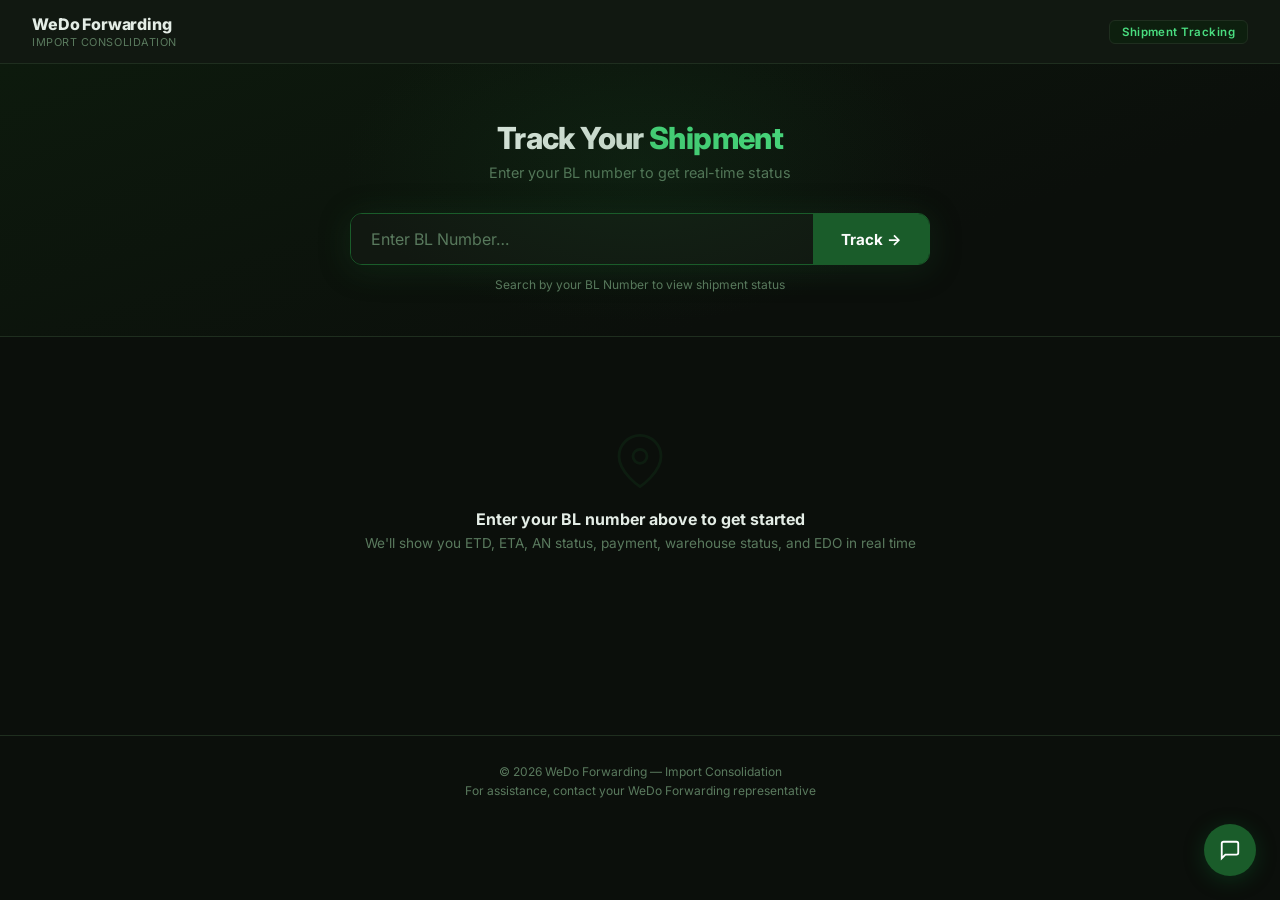
<file: index.html>
<!DOCTYPE html>
<html lang="en">
<head>
  <meta charset="UTF-8" />
  <meta name="viewport" content="width=device-width, initial-scale=1.0" />
  <title>WeDo Forwarding — Shipment Tracking</title>
  <link rel="preconnect" href="https://fonts.googleapis.com" />
  <link href="https://fonts.googleapis.com/css2?family=Inter:wght@400;500;600;700;800&display=swap" rel="stylesheet" />
  <style>
    *, *::before, *::after { box-sizing: border-box; margin: 0; padding: 0; }
    :root {
      --bg:      #0b0f0b;
      --surface: #111811;
      --card:    #141c14;
      --border:  #1f2e1f;
      --green:   #1a5c2a;
      --green-lt:#2a8c42;
      --green-hl:#4ade80;
      --text:    #e4ede6;
      --muted:   #5a7a5e;
      --ok:      #16a34a;
      --warn:    #d97706;
      --err:     #dc2626;
    }
    body { font-family: 'Inter', sans-serif; background: var(--bg); color: var(--text); min-height: 100vh; }

    /* NAV */
    .nav { background: var(--surface); border-bottom: 1px solid var(--border); padding: 0 32px; height: 64px; display: flex; align-items: center; justify-content: space-between; }
    .nav-logo { display: flex; align-items: center; gap: 14px; }
    .nav-name { font-size: 1rem; font-weight: 800; color: var(--text); letter-spacing: -0.01em; }
    .nav-tagline { font-size: 0.68rem; color: var(--muted); letter-spacing: 0.05em; text-transform: uppercase; margin-top: 1px; }
    .nav-tracking-label { font-size: 0.72rem; font-weight: 600; color: var(--green-hl); background: #0d1f0e; border: 1px solid var(--border); padding: 4px 12px; border-radius: 6px; letter-spacing: 0.04em; }

    /* HERO */
    .hero { background: linear-gradient(160deg, #0d1a0d 0%, #0b0f0b 70%); padding: 56px 24px 44px; text-align: center; border-bottom: 1px solid var(--border); position: relative; overflow: hidden; }
    .hero::before { content: ''; position: absolute; top: -60px; left: 50%; transform: translateX(-50%); width: 600px; height: 320px; background: radial-gradient(ellipse, rgba(26,92,42,0.18) 0%, transparent 70%); pointer-events: none; }
    .hero h1 { font-size: 1.9rem; font-weight: 800; color: var(--text); margin-bottom: 8px; letter-spacing: -0.02em; }
    .hero h1 span { color: var(--green-hl); }
    .hero p  { font-size: 0.9rem; color: var(--muted); margin-bottom: 32px; }

    .search-box { display: flex; max-width: 580px; margin: 0 auto; border-radius: 12px; overflow: hidden; border: 1.5px solid var(--green); box-shadow: 0 4px 32px rgba(26,92,42,0.25); }
    .search-box input { flex: 1; padding: 15px 20px; background: var(--surface); border: none; color: var(--text); font-size: 1rem; font-family: inherit; outline: none; }
    .search-box input::placeholder { color: var(--muted); }
    .search-box button { padding: 15px 28px; background: var(--green); border: none; color: white; font-size: 0.95rem; font-weight: 700; cursor: pointer; font-family: inherit; transition: background 0.2s; white-space: nowrap; }
    .search-box button:hover { background: var(--green-lt); }
    .search-hint { font-size: 0.75rem; color: var(--muted); margin-top: 12px; }

    /* MAIN */
    .main { max-width: 960px; margin: 0 auto; padding: 32px 24px 80px; }
    #resultArea { display: none; }
    .result-header { display: flex; align-items: center; gap: 10px; margin-bottom: 20px; }
    .result-header h2 { font-size: 1rem; font-weight: 700; color: var(--text); }
    .result-count { font-size: 0.78rem; color: var(--muted); background: var(--surface); border: 1px solid var(--border); padding: 3px 10px; border-radius: 999px; }

    /* CARD */
    .shipment-card { background: var(--card); border: 1px solid var(--border); border-radius: 14px; margin-bottom: 16px; overflow: hidden; }
    .sc-top { display: flex; align-items: flex-start; justify-content: space-between; padding: 20px 24px 16px; flex-wrap: wrap; gap: 12px; }
    .sc-bl  { font-size: 1.1rem; font-weight: 800; color: var(--text); letter-spacing: 0.01em; }
    .sc-sub { font-size: 0.78rem; color: var(--muted); margin-top: 4px; }
    .sc-sub strong { color: var(--green-hl); }
    .sc-badges { display: flex; gap: 8px; flex-wrap: wrap; align-items: flex-start; }

    .sc-grid { display: grid; grid-template-columns: repeat(auto-fit, minmax(145px, 1fr)); border-top: 1px solid var(--border); }
    .sc-cell { padding: 14px 20px; border-right: 1px solid var(--border); }
    .sc-cell:last-child { border-right: none; }
    .sc-label { font-size: 0.68rem; text-transform: uppercase; letter-spacing: 0.07em; color: var(--muted); margin-bottom: 5px; }
    .sc-value { font-size: 0.9rem; font-weight: 600; color: var(--text); }

    .sc-footer { background: #0d120d; padding: 12px 24px; border-top: 1px solid var(--border); }
    .sc-vessel { font-size: 0.8rem; color: var(--muted); }
    .sc-vessel strong { color: var(--green-hl); }

    /* BADGES */
    .badge { display: inline-flex; align-items: center; gap: 5px; padding: 4px 11px; border-radius: 999px; font-size: 0.71rem; font-weight: 700; letter-spacing: 0.02em; }
    .badge::before { content: ''; width: 6px; height: 6px; border-radius: 50%; flex-shrink: 0; }
    .b-ok   { background: #052e16; color: #4ade80; } .b-ok::before   { background: #4ade80; }
    .b-warn { background: #3a1f00; color: #fbbf24; } .b-warn::before { background: #fbbf24; }
    .b-err  { background: #3a0a0a; color: #f87171; } .b-err::before  { background: #f87171; }
    .b-blue { background: #052e1a; color: #6ee7b7; } .b-blue::before { background: #6ee7b7; }
    .b-grey { background: #151f15; color: #5a7a5e; border: 1px solid var(--border); } .b-grey::before { background: #5a7a5e; }

    /* EMPTY / LOADING */
    .empty { text-align: center; padding: 64px 24px; }
    .empty svg { margin-bottom: 16px; opacity: 0.18; color: var(--green); }
    .empty h3 { font-size: 1rem; color: var(--text); margin-bottom: 6px; }
    .empty p  { font-size: 0.85rem; color: var(--muted); }
    .spinner { width: 32px; height: 32px; border: 3px solid var(--border); border-top-color: var(--green-hl); border-radius: 50%; animation: spin 0.7s linear infinite; margin: 0 auto 16px; }
    @keyframes spin { to { transform: rotate(360deg); } }

    /* CHATBOT */
    .chat-widget { position: fixed; bottom: 24px; right: 24px; z-index: 400; }
    .chat-toggle { width: 52px; height: 52px; border-radius: 50%; background: var(--green); border: none; cursor: pointer; display: flex; align-items: center; justify-content: center; box-shadow: 0 4px 20px rgba(13,92,42,0.4); transition: transform 0.2s; }
    .chat-toggle:hover { transform: scale(1.07); }
    .chat-panel { position: absolute; bottom: 64px; right: 0; width: 330px; background: var(--card); border: 1px solid var(--border); border-radius: 16px; box-shadow: 0 20px 50px rgba(0,0,0,0.15); display: flex; flex-direction: column; overflow: hidden; }
    .chat-panel.hidden { display: none; }
    .chat-head { padding: 14px 16px; background: var(--green); display: flex; align-items: center; justify-content: space-between; }
    .chat-head-info { display: flex; align-items: center; gap: 10px; }
    .chat-av { width: 32px; height: 32px; background: rgba(255,255,255,0.2); border-radius: 50%; display: flex; align-items: center; justify-content: center; font-size: 0.7rem; font-weight: 700; color: white; }
    .chat-head-name { font-size: 0.875rem; font-weight: 600; color: white; }
    .chat-head-sub  { font-size: 0.72rem; color: rgba(255,255,255,0.7); }
    .chat-close-btn { background: none; border: none; color: rgba(255,255,255,0.7); cursor: pointer; font-size: 1rem; }
    .chat-msgs { overflow-y: auto; padding: 14px; display: flex; flex-direction: column; gap: 10px; max-height: 280px; }
    .msg { display: flex; }
    .msg.user { justify-content: flex-end; }
    .msg-bubble { max-width: 88%; padding: 9px 13px; border-radius: 13px; font-size: 0.83rem; line-height: 1.5; }
    .msg.bot  .msg-bubble { background: var(--surface); color: var(--text); border-bottom-left-radius: 4px; }
    .msg.user .msg-bubble { background: var(--green); color: white; border-bottom-right-radius: 4px; }
    .chat-input-row { display: flex; gap: 8px; padding: 10px 12px; border-top: 1px solid var(--border); }
    .chat-input { flex: 1; padding: 8px 12px; background: var(--surface); border: 1px solid var(--border); border-radius: 8px; color: var(--text); font-size: 0.83rem; font-family: inherit; outline: none; }
    .chat-input:focus { border-color: var(--green-lt); }
    .chat-send { width: 34px; height: 34px; background: var(--green); border: none; border-radius: 7px; display: flex; align-items: center; justify-content: center; cursor: pointer; flex-shrink: 0; }
    .chat-send:disabled { opacity: 0.4; cursor: not-allowed; }

    /* FOOTER */
    .page-footer { text-align: center; padding: 24px; border-top: 1px solid var(--border); margin-top: 40px; }
    .page-footer p { font-size: 0.75rem; color: var(--muted); margin-top: 4px; }

    @media (max-width: 600px) {
      .hero h1 { font-size: 1.4rem; }
      .sc-grid { grid-template-columns: repeat(2, 1fr); }
      .sc-cell { border-right: none; border-bottom: 1px solid var(--border); }
      .chat-panel { width: calc(100vw - 48px); }
      .nav-tracking-label { display: none; }
    }
  </style>
</head>
<body>

<!-- NAV -->
<nav class="nav">
  <div class="nav-logo">
    <div>
      <div class="nav-name">WeDo Forwarding</div>
      <div class="nav-tagline">Import Consolidation</div>
    </div>
  </div>
  <div class="nav-tracking-label">Shipment Tracking</div>
</nav>

<!-- HERO SEARCH -->
<div class="hero">
  <h1>Track Your <span>Shipment</span></h1>
  <p>Enter your BL number to get real-time status</p>
  <div class="search-box">
    <input type="text" id="searchInput" placeholder="Enter BL Number…" autocomplete="off" />
    <button onclick="doSearch()">Track →</button>
  </div>
  <div class="search-hint">Search by your BL Number to view shipment status</div>
</div>

<!-- RESULTS -->
<div class="main">
  <div id="resultArea">
    <div class="result-header">
      <h2>Search Results</h2>
      <span class="result-count" id="resultCount">0 found</span>
    </div>
    <div id="resultList"></div>
  </div>

  <!-- DEFAULT STATE -->
  <div id="defaultState" class="empty">
    <svg width="56" height="56" viewBox="0 0 24 24" fill="none" stroke="currentColor" stroke-width="1.2">
      <path d="M21 10c0 7-9 13-9 13s-9-6-9-13a9 9 0 0 1 18 0z"/>
      <circle cx="12" cy="10" r="3"/>
    </svg>
    <h3>Enter your BL number above to get started</h3>
    <p>We'll show you ETD, ETA, AN status, payment, warehouse status, and EDO in real time</p>
  </div>
</div>

<!-- CHATBOT -->
<div class="chat-widget">
  <button class="chat-toggle" onclick="toggleChat()">
    <svg width="22" height="22" viewBox="0 0 24 24" fill="none" stroke="white" stroke-width="2">
      <path d="M21 15a2 2 0 0 1-2 2H7l-4 4V5a2 2 0 0 1 2-2h14a2 2 0 0 1 2 2z"/>
    </svg>
  </button>
  <div class="chat-panel hidden" id="chatPanel">
    <div class="chat-head">
      <div class="chat-head-info">
        <div class="chat-av">AI</div>
        <div>
          <div class="chat-head-name">WeDo Assistant</div>
          <div class="chat-head-sub">Ask about your shipment</div>
        </div>
      </div>
      <button class="chat-close-btn" onclick="toggleChat()">✕</button>
    </div>
    <div class="chat-msgs" id="chatMsgs">
      <div class="msg bot"><div class="msg-bubble">Hi! 👋 Search your BL number above, or ask me directly about your shipment status, payment, or EDO.</div></div>
    </div>
    <div class="chat-input-row">
      <input type="text" id="chatInput" class="chat-input" placeholder="Ask about your shipment…" />
      <button class="chat-send" id="chatSend" onclick="sendChat()">
        <svg width="16" height="16" viewBox="0 0 24 24" fill="none" stroke="white" stroke-width="2.2">
          <line x1="22" y1="2" x2="11" y2="13"/>
          <polygon points="22 2 15 22 11 13 2 9 22 2"/>
        </svg>
      </button>
    </div>
  </div>
</div>

<!-- FOOTER -->
<footer class="page-footer">
  <p>© 2026 WeDo Forwarding — Import Consolidation</p>
  <p>For assistance, contact your WeDo Forwarding representative</p>
</footer>

<script>
// ── PASTE YOUR APPS SCRIPT URL HERE ──────────────────────────────────────
const API_URL = 'https://script.google.com/macros/s/AKfycbwg7J-36teJAjF2jLYzU56SSTaQGAwz6TaBxWcuJlusn9AATBY1aR3T_AWb-CMOJGoM/exec';
// ─────────────────────────────────────────────────────────────────────────

// last search results — used by chatbot
let lastResults = [];

document.getElementById('searchInput').addEventListener('keydown', e => {
  if (e.key === 'Enter') doSearch();
});

async function doSearch() {
  const raw = document.getElementById('searchInput').value.trim();
  if (!raw) return;

  // show loading
  document.getElementById('defaultState').style.display = 'none';
  document.getElementById('resultArea').style.display   = 'block';
  document.getElementById('resultCount').textContent    = 'Searching…';
  document.getElementById('resultList').innerHTML       =
    '<div class="empty"><div class="spinner"></div><p>Fetching from Google Sheet…</p></div>';

  if (!API_URL || API_URL.includes('YOUR_APPS')) {
    document.getElementById('resultCount').textContent = 'Not configured';
    document.getElementById('resultList').innerHTML =
      '<div class="empty"><h3>API not configured</h3><p>Please set up Apps Script and paste the URL into the website.</p></div>';
    return;
  }

  try {
    const res  = await fetch(`${API_URL}?action=search&bl=${encodeURIComponent(raw)}`);
    const data = await res.json();

    if (!data.success) throw new Error(data.message || 'Unknown error');

    lastResults = data.results || [];
    document.getElementById('resultCount').textContent =
      `${lastResults.length} result${lastResults.length !== 1 ? 's' : ''} found`;
    document.getElementById('resultList').innerHTML = lastResults.length
      ? lastResults.map(s => renderCard(s)).join('')
      : `<div class="empty"><h3>No shipment found for "<strong>${raw}</strong>"</h3><p>Please check your BL number or contact WeDo Forwarding.</p></div>`;
  } catch (err) {
    document.getElementById('resultCount').textContent = 'Error';
    document.getElementById('resultList').innerHTML =
      `<div class="empty"><h3>Could not load data</h3><p>${err.message}</p></div>`;
  }
}

// ── RENDER ────────────────────────────────────────────────────────────────
function warehouseBadge(w) {
  const v = String(w || '').toUpperCase();
  if (v.includes('PICKED UP')) return ['b-ok',  'Picked Up'];
  if (v.includes('WAITING'))   return ['b-warn', 'Waiting for Pick Up'];
  if (v === 'ARRIVED')         return ['b-blue', 'Arrived'];
  if (v === 'UNSTUFFED')       return ['b-warn', 'Unstuffed'];
  if (v === 'READY')           return ['b-ok',   'Ready for Pick Up'];
  return ['b-grey', w || 'Pending'];
}
function edoBadge(e) {
  const v = String(e || '').toUpperCase();
  if (v === 'RELEASED')  return '<span class="badge b-ok">EDO: Released</span>';
  if (v === 'NOT YET')   return '<span class="badge b-err">EDO: Not Yet</span>';
  if (v === 'REQUESTED') return '<span class="badge b-warn">EDO: Requested</span>';
  return '<span class="badge b-grey">EDO: —</span>';
}
function anBadge(v) {
  return String(v||'').toUpperCase()==='SENT'
    ? '<span class="badge b-ok">AN Sent</span>'
    : '<span class="badge b-grey">AN Pending</span>';
}
function payBadge(v) {
  const val = String(v||'').toUpperCase();
  if (val==='PAID')    return '<span class="badge b-ok">Paid</span>';
  if (val==='PARTIAL') return '<span class="badge b-warn">Partial</span>';
  if (val==='UNPAID')  return '<span class="badge b-err">Unpaid</span>';
  return '<span class="badge b-grey">—</span>';
}

function renderCard(s) {
  const [whCls, whLabel] = warehouseBadge(s.warehouse);
  return `
  <div class="shipment-card">
    <div class="sc-top">
      <div>
        <div class="sc-bl">BL: ${s.bl}</div>
        <div class="sc-sub">REF: ${s.ref}${s.container ? ' &nbsp;·&nbsp; Container: <strong>' + s.container + '</strong>' : ''}</div>
      </div>
      <div class="sc-badges">
        ${anBadge(s.an)}
        ${payBadge(s.payment)}
        <span class="badge ${whCls}">${whLabel}</span>
        ${edoBadge(s.edo)}
      </div>
    </div>
    <div class="sc-grid">
      <div class="sc-cell"><div class="sc-label">ETD</div><div class="sc-value">${s.etd||'—'}</div></div>
      <div class="sc-cell"><div class="sc-label">ETA</div><div class="sc-value">${s.eta||'—'}</div></div>
      <div class="sc-cell"><div class="sc-label">AN Status</div><div class="sc-value">${String(s.an||'').toUpperCase()==='SENT'?'✓ Sent':'Not yet sent'}</div></div>
      <div class="sc-cell"><div class="sc-label">Local Charge Payment</div><div class="sc-value">${s.payment||'—'}</div></div>
      <div class="sc-cell"><div class="sc-label">Container No.</div><div class="sc-value">${s.container||'—'}</div></div>
      <div class="sc-cell"><div class="sc-label">Warehouse Status</div><div class="sc-value">${whLabel}</div></div>
    </div>
    <div class="sc-footer">
      <span class="sc-vessel">🚢 <strong>${s.vessel||'—'}</strong></span>
    </div>
  </div>`;
}

// ── CHATBOT ───────────────────────────────────────────────────────────────
function toggleChat() { document.getElementById('chatPanel').classList.toggle('hidden'); }
document.getElementById('chatInput').addEventListener('keydown', e => { if (e.key==='Enter') sendChat(); });

async function sendChat() {
  const input = document.getElementById('chatInput');
  const msg   = input.value.trim();
  if (!msg) return;
  input.value = '';
  appendMsg(msg, 'user');
  const typing = appendMsg('…', 'bot');
  document.getElementById('chatSend').disabled = true;

  if (!API_URL || API_URL.includes('YOUR_APPS')) {
    typing.textContent = 'Chatbot not configured yet. Please set up the Apps Script URL.';
    document.getElementById('chatSend').disabled = false;
    return;
  }

  try {
    const bl  = lastResults.length ? lastResults[0].bl : '';
    const res  = await fetch(`${API_URL}?action=chat&bl=${encodeURIComponent(bl)}&message=${encodeURIComponent(msg)}`);
    const data = await res.json();
    typing.textContent = data.reply || 'Sorry, I could not get a response. Please try again.';
  } catch (err) {
    typing.textContent = 'Connection error. Please try again.';
  }
  document.getElementById('chatSend').disabled = false;
}

function appendMsg(text, role) {
  const msgs   = document.getElementById('chatMsgs');
  const div    = document.createElement('div');
  div.className = `msg ${role}`;
  const bubble  = document.createElement('div');
  bubble.className = 'msg-bubble';
  bubble.textContent = text;
  div.appendChild(bubble);
  msgs.appendChild(div);
  msgs.scrollTop = msgs.scrollHeight;
  return bubble;
}
</script>
</body>
</html>
</file>
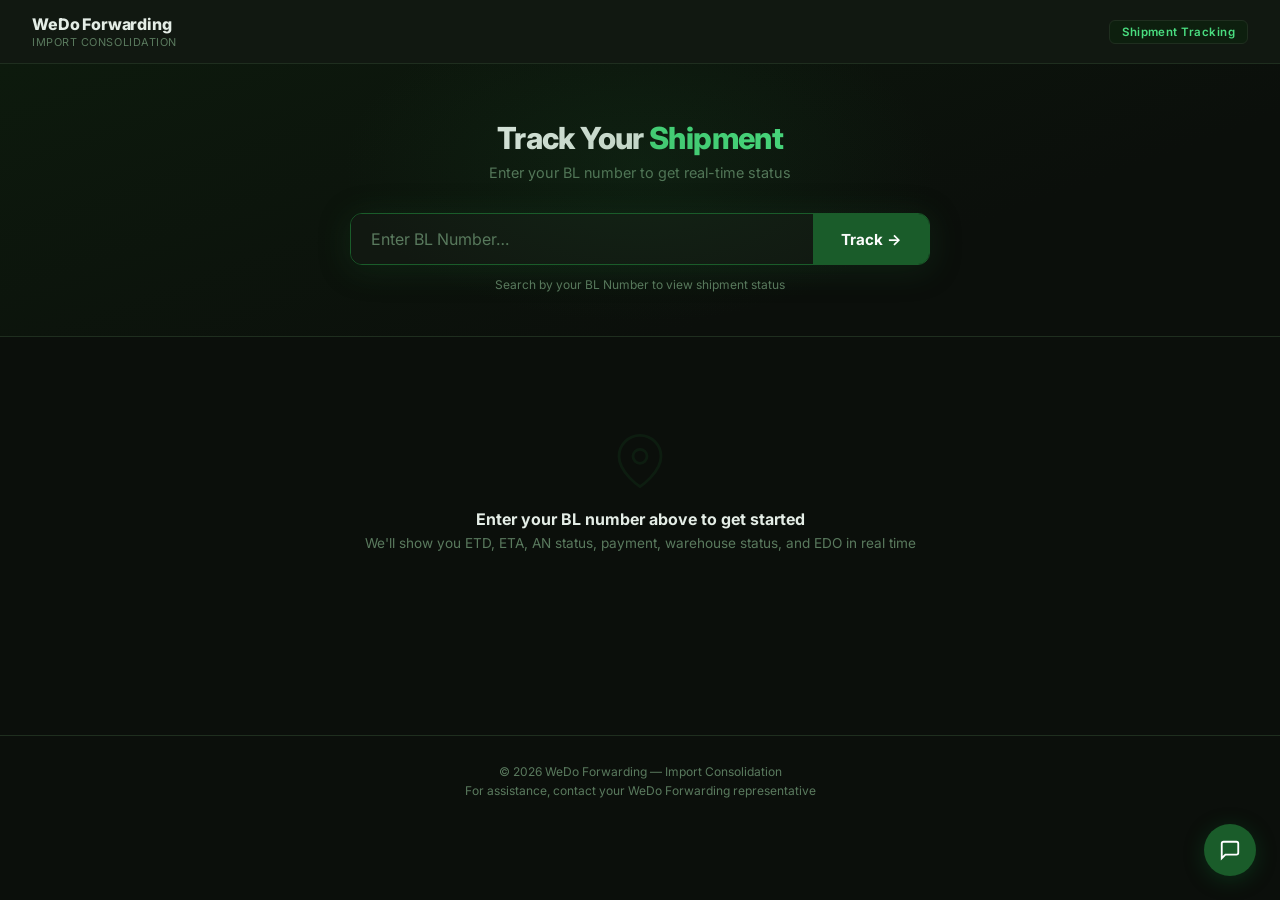
<file: dashboard.html>
<!DOCTYPE html>
<html lang="en">
<head>
  <meta charset="UTF-8" />
  <meta name="viewport" content="width=device-width, initial-scale=1.0" />
  <title>My Shipments — ImportTrack</title>
  <link rel="stylesheet" href="css/dashboard.css" />
  <link rel="preconnect" href="https://fonts.googleapis.com" />
  <link href="https://fonts.googleapis.com/css2?family=Inter:wght@400;500;600;700&display=swap" rel="stylesheet" />
</head>
<body>

<!-- NAV -->
<nav class="topnav">
  <div class="topnav-inner">
    <div class="nav-brand">
      <svg width="28" height="28" viewBox="0 0 40 40" fill="none">
        <rect width="40" height="40" rx="10" fill="#1a56db"/>
        <path d="M8 28L14 16L20 22L26 12L32 20" stroke="white" stroke-width="2.5" stroke-linecap="round" stroke-linejoin="round"/>
        <circle cx="32" cy="20" r="3" fill="#60a5fa"/>
      </svg>
      <span>ImportTrack</span>
    </div>
    <div class="nav-right">
      <span id="navCustomerName" class="nav-name"></span>
      <button class="btn-logout" onclick="logout()">Sign Out</button>
    </div>
  </div>
</nav>

<!-- MAIN -->
<main class="main-content">
  <div class="page-header">
    <h1>My Shipments</h1>
    <p id="headerSub">Loading your shipments…</p>
  </div>

  <!-- SUMMARY CARDS -->
  <div class="summary-row" id="summaryRow" style="display:none">
    <div class="summary-card">
      <div class="s-label">Total Shipments</div>
      <div class="s-value" id="statTotal">—</div>
    </div>
    <div class="summary-card">
      <div class="s-label">In Transit</div>
      <div class="s-value" id="statTransit">—</div>
    </div>
    <div class="summary-card">
      <div class="s-label">Arrived</div>
      <div class="s-value" id="statArrived">—</div>
    </div>
    <div class="summary-card">
      <div class="s-label">Payment Due</div>
      <div class="s-value" id="statPayment">—</div>
    </div>
  </div>

  <!-- SHIPMENT TABLE -->
  <div class="card" id="shipmentsCard">
    <div class="card-header">
      <h2>Shipment List</h2>
      <button class="btn-refresh" onclick="loadShipments()" title="Refresh data">
        <svg width="16" height="16" viewBox="0 0 24 24" fill="none" stroke="currentColor" stroke-width="2.2">
          <path d="M1 4v6h6M23 20v-6h-6"/>
          <path d="M20.49 9A9 9 0 0 0 5.64 5.64L1 10M23 14l-4.64 4.36A9 9 0 0 1 3.51 15"/>
        </svg>
        Refresh
      </button>
    </div>

    <div id="loadingState" class="empty-state">
      <div class="spinner-lg"></div>
      <p>Fetching shipment data…</p>
    </div>

    <div id="emptyState" class="empty-state hidden">
      <svg width="48" height="48" viewBox="0 0 24 24" fill="none" stroke="#9ca3af" stroke-width="1.5">
        <path d="M21 16V8a2 2 0 0 0-1-1.73l-7-4a2 2 0 0 0-2 0l-7 4A2 2 0 0 0 3 8v8a2 2 0 0 0 1 1.73l7 4a2 2 0 0 0 2 0l7-4A2 2 0 0 0 21 16z"/>
      </svg>
      <p>No shipments found for your account.</p>
    </div>

    <div id="tableWrapper" class="table-wrapper hidden">
      <table class="shipment-table">
        <thead>
          <tr>
            <th>BL / Booking</th>
            <th>Container</th>
            <th>Origin → Dest</th>
            <th>ETD</th>
            <th>ETA</th>
            <th>AN Sent</th>
            <th>Payment</th>
            <th>Warehouse</th>
            <th></th>
          </tr>
        </thead>
        <tbody id="shipmentsBody"></tbody>
      </table>
    </div>
  </div>
</main>

<!-- SHIPMENT DETAIL MODAL -->
<div id="detailModal" class="modal-overlay hidden" onclick="closeModal(event)">
  <div class="modal-box">
    <button class="modal-close" onclick="closeDetailModal()">✕</button>
    <div id="modalContent"></div>
  </div>
</div>

<!-- AI CHATBOT -->
<div id="chatWidget" class="chat-widget">
  <button class="chat-toggle" id="chatToggle" onclick="toggleChat()">
    <svg width="22" height="22" viewBox="0 0 24 24" fill="none" stroke="white" stroke-width="2">
      <path d="M21 15a2 2 0 0 1-2 2H7l-4 4V5a2 2 0 0 1 2-2h14a2 2 0 0 1 2 2z"/>
    </svg>
    <span class="chat-badge hidden" id="chatBadge">1</span>
  </button>

  <div class="chat-panel hidden" id="chatPanel">
    <div class="chat-head">
      <div class="chat-head-info">
        <div class="chat-avatar">AI</div>
        <div>
          <div class="chat-head-name">Import Assistant</div>
          <div class="chat-head-sub">Ask about your shipments</div>
        </div>
      </div>
      <button class="chat-close-btn" onclick="toggleChat()">✕</button>
    </div>

    <div class="chat-messages" id="chatMessages">
      <div class="msg bot">
        <div class="msg-bubble">
          Xin chào! 👋 I can help you track your shipments, check payment status, warehouse updates, and more.<br><br>
          Try asking:<br>
          • "Where is my container?"<br>
          • "Is my payment settled?"<br>
          • "Has AN been sent?"
        </div>
      </div>
    </div>

    <div class="chat-input-row">
      <input type="text" id="chatInput" class="chat-input" placeholder="Ask about your shipment…" />
      <button class="chat-send" id="chatSend" onclick="sendChat()">
        <svg width="18" height="18" viewBox="0 0 24 24" fill="none" stroke="white" stroke-width="2.2">
          <line x1="22" y1="2" x2="11" y2="13"/>
          <polygon points="22 2 15 22 11 13 2 9 22 2"/>
        </svg>
      </button>
    </div>
  </div>
</div>

<script src="js/config.js"></script>
<script src="js/dashboard.js"></script>
</body>
</html>
</file>
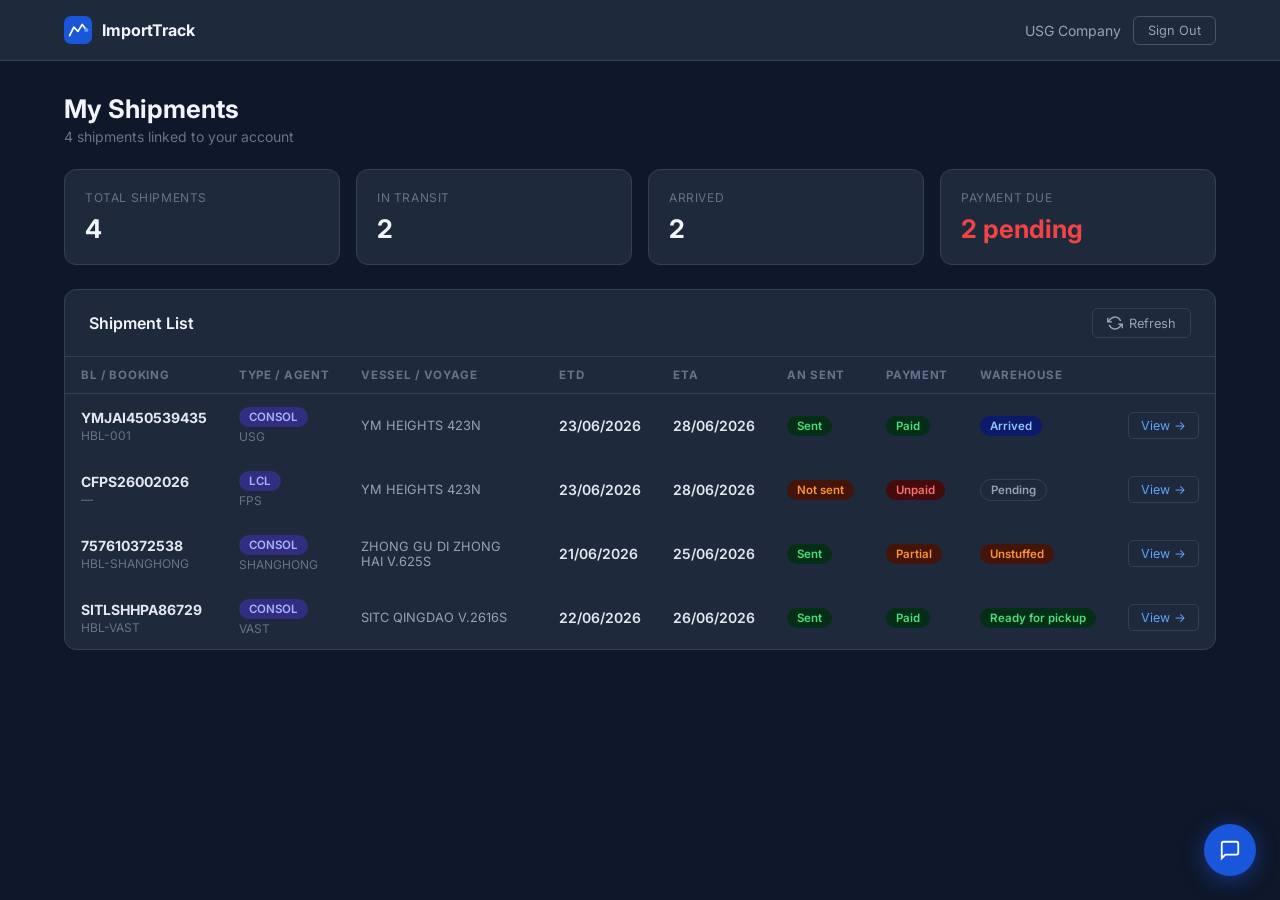
<file: demo.html>
<!DOCTYPE html>
<html lang="en">
<head>
  <meta charset="UTF-8" />
  <meta name="viewport" content="width=device-width, initial-scale=1.0" />
  <title>ImportTrack — Demo Preview</title>
  <link rel="stylesheet" href="css/dashboard.css" />
  <link rel="preconnect" href="https://fonts.googleapis.com" />
  <link href="https://fonts.googleapis.com/css2?family=Inter:wght@400;500;600;700&display=swap" rel="stylesheet" />
</head>
<body>

<nav class="topnav">
  <div class="topnav-inner">
    <div class="nav-brand">
      <svg width="28" height="28" viewBox="0 0 40 40" fill="none">
        <rect width="40" height="40" rx="10" fill="#1a56db"/>
        <path d="M8 28L14 16L20 22L26 12L32 20" stroke="white" stroke-width="2.5" stroke-linecap="round" stroke-linejoin="round"/>
        <circle cx="32" cy="20" r="3" fill="#60a5fa"/>
      </svg>
      <span>ImportTrack</span>
    </div>
    <div class="nav-right">
      <span class="nav-name">USG Company</span>
      <button class="btn-logout">Sign Out</button>
    </div>
  </div>
</nav>

<main class="main-content">
  <div class="page-header">
    <h1>My Shipments</h1>
    <p>4 shipments linked to your account</p>
  </div>

  <div class="summary-row">
    <div class="summary-card">
      <div class="s-label">Total Shipments</div>
      <div class="s-value">4</div>
    </div>
    <div class="summary-card">
      <div class="s-label">In Transit</div>
      <div class="s-value">2</div>
    </div>
    <div class="summary-card">
      <div class="s-label">Arrived</div>
      <div class="s-value">2</div>
    </div>
    <div class="summary-card">
      <div class="s-label">Payment Due</div>
      <div class="s-value" style="color:#ef4444">2 pending</div>
    </div>
  </div>

  <div class="card">
    <div class="card-header">
      <h2>Shipment List</h2>
      <button class="btn-refresh">
        <svg width="16" height="16" viewBox="0 0 24 24" fill="none" stroke="currentColor" stroke-width="2.2">
          <path d="M1 4v6h6M23 20v-6h-6"/>
          <path d="M20.49 9A9 9 0 0 0 5.64 5.64L1 10M23 14l-4.64 4.36A9 9 0 0 1 3.51 15"/>
        </svg>
        Refresh
      </button>
    </div>
    <div class="table-wrapper">
      <table class="shipment-table">
        <thead>
          <tr>
            <th>BL / Booking</th>
            <th>Type / Agent</th>
            <th>Vessel / Voyage</th>
            <th>ETD</th>
            <th>ETA</th>
            <th>AN Sent</th>
            <th>Payment</th>
            <th>Warehouse</th>
            <th></th>
          </tr>
        </thead>
        <tbody>
          <tr class="ship-row" onclick="openDetail(0)">
            <td><strong>YMJAI450539435</strong><br><span class="sub">HBL-001</span></td>
            <td><span class="badge badge-type">CONSOL</span><br><span class="sub">USG</span></td>
            <td class="small">YM HEIGHTS 423N</td>
            <td class="date-cell">23/06/2026</td>
            <td class="date-cell">28/06/2026</td>
            <td><span class="badge badge-ok">Sent</span></td>
            <td><span class="badge badge-ok">Paid</span></td>
            <td><span class="badge badge-blue">Arrived</span></td>
            <td><button class="btn-detail">View →</button></td>
          </tr>
          <tr class="ship-row" onclick="openDetail(1)">
            <td><strong>CFPS26002026</strong><br><span class="sub">—</span></td>
            <td><span class="badge badge-type">LCL</span><br><span class="sub">FPS</span></td>
            <td class="small">YM HEIGHTS 423N</td>
            <td class="date-cell">23/06/2026</td>
            <td class="date-cell">28/06/2026</td>
            <td><span class="badge badge-warn">Not sent</span></td>
            <td><span class="badge badge-err">Unpaid</span></td>
            <td><span class="badge badge-neutral">Pending</span></td>
            <td><button class="btn-detail">View →</button></td>
          </tr>
          <tr class="ship-row" onclick="openDetail(2)">
            <td><strong>757610372538</strong><br><span class="sub">HBL-SHANGHONG</span></td>
            <td><span class="badge badge-type">CONSOL</span><br><span class="sub">SHANGHONG</span></td>
            <td class="small">ZHONG GU DI ZHONG HAI V.625S</td>
            <td class="date-cell">21/06/2026</td>
            <td class="date-cell">25/06/2026</td>
            <td><span class="badge badge-ok">Sent</span></td>
            <td><span class="badge badge-warn">Partial</span></td>
            <td><span class="badge badge-warn">Unstuffed</span></td>
            <td><button class="btn-detail">View →</button></td>
          </tr>
          <tr class="ship-row" onclick="openDetail(3)">
            <td><strong>SITLSHHPA86729</strong><br><span class="sub">HBL-VAST</span></td>
            <td><span class="badge badge-type">CONSOL</span><br><span class="sub">VAST</span></td>
            <td class="small">SITC QINGDAO V.2616S</td>
            <td class="date-cell">22/06/2026</td>
            <td class="date-cell">26/06/2026</td>
            <td><span class="badge badge-ok">Sent</span></td>
            <td><span class="badge badge-ok">Paid</span></td>
            <td><span class="badge badge-ok">Ready for pickup</span></td>
            <td><button class="btn-detail">View →</button></td>
          </tr>
        </tbody>
      </table>
    </div>
  </div>
</main>

<!-- DETAIL MODAL -->
<div id="detailModal" class="modal-overlay hidden" onclick="if(event.target===this)closeModal()">
  <div class="modal-box">
    <button class="modal-close" onclick="closeModal()">✕</button>
    <h2 class="modal-title">Shipment Detail</h2>
    <div class="detail-grid">
      <div class="detail-section">
        <h3>Booking Info</h3>
        <dl>
          <dt>MBL #</dt>      <dd>YMJAI450539435</dd>
          <dt>Final HBL</dt>  <dd>HBL-001</dd>
          <dt>Type</dt>       <dd>CONSOL</dd>
          <dt>Agent</dt>      <dd>USG</dd>
          <dt>Vessel/Voyage</dt><dd>YM HEIGHTS 423N</dd>
        </dl>
      </div>
      <div class="detail-section">
        <h3>Schedule</h3>
        <dl>
          <dt>ETD</dt>  <dd class="big-date">23/06/2026</dd>
          <dt>ETA</dt>  <dd class="big-date">28/06/2026</dd>
        </dl>
        <div class="timeline">
          <div class="t-step done"><div class="t-dot"></div><div class="t-label">Departed</div></div>
          <div class="t-step done"><div class="t-dot"></div><div class="t-label">In Transit</div></div>
          <div class="t-step done"><div class="t-dot"></div><div class="t-label">Arrived at Warehouse</div></div>
          <div class="t-step"><div class="t-dot"></div><div class="t-label">Unstuffed</div></div>
          <div class="t-step"><div class="t-dot"></div><div class="t-label">Ready for Pickup</div></div>
        </div>
      </div>
      <div class="detail-section">
        <h3>Customs &amp; Docs</h3>
        <dl>
          <dt>MNF ✓</dt>     <dd>X</dd>
          <dt>Check MNF</dt> <dd>—</dd>
          <dt>PQ</dt>        <dd>X</dd>
        </dl>
      </div>
      <div class="detail-section">
        <h3>Arrival Notice</h3>
        <dl>
          <dt>AN Status</dt> <dd><span class="badge badge-ok">Sent</span></dd>
          <dt>Sent to</dt>
          <dd>
            <ul class="email-list">
              <li>client@usg.com</li>
              <li>manager@usg.com</li>
            </ul>
          </dd>
        </dl>
      </div>
      <div class="detail-section">
        <h3>Payment</h3>
        <dl>
          <dt>Status</dt> <dd><span class="badge badge-ok">Paid</span></dd>
        </dl>
      </div>
      <div class="detail-section">
        <h3>Warehouse</h3>
        <dl>
          <dt>Status</dt> <dd><span class="badge badge-blue">Arrived</span></dd>
        </dl>
      </div>
    </div>
    <div class="detail-note"><strong>Note:</strong> CÓ AN/ DL 17H 26/6</div>
  </div>
</div>

<!-- CHATBOT -->
<div class="chat-widget">
  <button class="chat-toggle" id="chatToggle" onclick="toggleChat()">
    <svg width="22" height="22" viewBox="0 0 24 24" fill="none" stroke="white" stroke-width="2">
      <path d="M21 15a2 2 0 0 1-2 2H7l-4 4V5a2 2 0 0 1 2-2h14a2 2 0 0 1 2 2z"/>
    </svg>
  </button>

  <div class="chat-panel hidden" id="chatPanel">
    <div class="chat-head">
      <div class="chat-head-info">
        <div class="chat-avatar">AI</div>
        <div>
          <div class="chat-head-name">Import Assistant</div>
          <div class="chat-head-sub">Ask about your shipments</div>
        </div>
      </div>
      <button class="chat-close-btn" onclick="toggleChat()">✕</button>
    </div>
    <div class="chat-messages" id="chatMessages">
      <div class="msg bot">
        <div class="msg-bubble">Xin chào! 👋 Tôi có thể giúp bạn kiểm tra trạng thái lô hàng, thanh toán, AN, kho bãi.<br><br>Thử hỏi:<br>• "Container của tôi đang ở đâu?"<br>• "AN đã được gửi chưa?"<br>• "Khi nào hàng về?"</div>
      </div>
      <div class="msg user">
        <div class="msg-bubble">Container YMJAI450539435 đang ở đâu?</div>
      </div>
      <div class="msg bot">
        <div class="msg-bubble">Container <strong>YMJAI450539435</strong> của bạn đã <strong>đến kho</strong> (Arrived). 🎉<br><br>📅 ETD: 23/06/2026 → ETA: 28/06/2026<br>🚢 Tàu: YM HEIGHTS 423N<br>📧 AN đã gửi đến: client@usg.com, manager@usg.com<br>💳 Thanh toán: Đã thanh toán ✓<br><br>Hàng đang chờ unstuff tại kho.</div>
      </div>
    </div>
    <div class="chat-input-row">
      <input type="text" class="chat-input" placeholder="Hỏi về lô hàng của bạn…" />
      <button class="chat-send">
        <svg width="18" height="18" viewBox="0 0 24 24" fill="none" stroke="white" stroke-width="2.2">
          <line x1="22" y1="2" x2="11" y2="13"/>
          <polygon points="22 2 15 22 11 13 2 9 22 2"/>
        </svg>
      </button>
    </div>
  </div>
</div>

<script>
function openDetail(i) { document.getElementById('detailModal').classList.remove('hidden'); }
function closeModal()   { document.getElementById('detailModal').classList.add('hidden'); }
function toggleChat() {
  document.getElementById('chatPanel').classList.toggle('hidden');
}
</script>
</body>
</html>
</file>
<file: css/dashboard.css>
*, *::before, *::after { box-sizing: border-box; margin: 0; padding: 0; }

body { font-family: 'Inter', sans-serif; background: #0f172a; color: #e2e8f0; min-height: 100vh; }

.hidden { display: none !important; }

/* ── NAV ── */
.topnav { background: #1e293b; border-bottom: 1px solid #334155; position: sticky; top: 0; z-index: 100; }
.topnav-inner { max-width: 1200px; margin: 0 auto; padding: 0 24px; height: 60px; display: flex; align-items: center; justify-content: space-between; }
.nav-brand { display: flex; align-items: center; gap: 10px; font-weight: 700; font-size: 1rem; color: #f1f5f9; }
.nav-right { display: flex; align-items: center; gap: 12px; }
.nav-name { font-size: 0.875rem; color: #94a3b8; }
.btn-logout { padding: 6px 14px; background: transparent; border: 1px solid #475569; border-radius: 6px; color: #94a3b8; font-size: 0.8rem; cursor: pointer; font-family: inherit; transition: all 0.2s; }
.btn-logout:hover { border-color: #ef4444; color: #ef4444; }

/* ── MAIN ── */
.main-content { max-width: 1200px; margin: 0 auto; padding: 32px 24px; }
.page-header { margin-bottom: 24px; }
.page-header h1 { font-size: 1.6rem; font-weight: 700; color: #f1f5f9; }
.page-header p  { font-size: 0.875rem; color: #64748b; margin-top: 4px; }

/* ── SUMMARY CARDS ── */
.summary-row { display: grid; grid-template-columns: repeat(auto-fit, minmax(160px, 1fr)); gap: 16px; margin-bottom: 24px; }
.summary-card { background: #1e293b; border: 1px solid #334155; border-radius: 12px; padding: 20px; }
.s-label { font-size: 0.75rem; color: #64748b; text-transform: uppercase; letter-spacing: 0.05em; margin-bottom: 8px; }
.s-value { font-size: 1.6rem; font-weight: 700; color: #f1f5f9; }

/* ── CARD ── */
.card { background: #1e293b; border: 1px solid #334155; border-radius: 12px; overflow: hidden; }
.card-header { display: flex; align-items: center; justify-content: space-between; padding: 18px 24px; border-bottom: 1px solid #334155; }
.card-header h2 { font-size: 1rem; font-weight: 600; color: #f1f5f9; }
.btn-refresh { display: flex; align-items: center; gap: 6px; padding: 6px 14px; background: transparent; border: 1px solid #334155; border-radius: 6px; color: #94a3b8; font-size: 0.8rem; cursor: pointer; font-family: inherit; transition: all 0.2s; }
.btn-refresh:hover { border-color: #3b82f6; color: #60a5fa; }

/* ── EMPTY / LOADING ── */
.empty-state { display: flex; flex-direction: column; align-items: center; justify-content: center; padding: 60px 24px; gap: 16px; color: #64748b; }
.empty-state p { font-size: 0.9rem; }
.spinner-lg { width: 36px; height: 36px; border: 3px solid #334155; border-top-color: #3b82f6; border-radius: 50%; animation: spin 0.8s linear infinite; }
@keyframes spin { to { transform: rotate(360deg); } }

/* ── TABLE ── */
.table-wrapper { overflow-x: auto; }
.shipment-table { width: 100%; border-collapse: collapse; font-size: 0.875rem; }
.shipment-table th { padding: 11px 16px; text-align: left; font-size: 0.72rem; text-transform: uppercase; letter-spacing: 0.06em; color: #64748b; border-bottom: 1px solid #334155; white-space: nowrap; }
.shipment-table td { padding: 13px 16px; border-bottom: 1px solid #1e3a5f22; vertical-align: middle; }
.ship-row { cursor: pointer; transition: background 0.15s; }
.ship-row:hover { background: #0f172a; }
.ship-row:last-child td { border-bottom: none; }
.sub  { font-size: 0.75rem; color: #64748b; margin-top: 2px; }
.small { font-size: 0.8rem; color: #94a3b8; }
.date-cell { font-weight: 600; font-size: 0.875rem; white-space: nowrap; }
.btn-detail { padding: 5px 12px; background: transparent; border: 1px solid #334155; border-radius: 5px; color: #60a5fa; font-size: 0.78rem; cursor: pointer; font-family: inherit; white-space: nowrap; }

/* ── BADGES ── */
.badge { display: inline-block; padding: 3px 10px; border-radius: 999px; font-size: 0.72rem; font-weight: 600; white-space: nowrap; }
.badge-ok      { background: #052e16; color: #4ade80; }
.badge-warn    { background: #431407; color: #fb923c; }
.badge-err     { background: #450a0a; color: #f87171; }
.badge-blue    { background: #0c1a6b; color: #93c5fd; }
.badge-neutral { background: #1e293b; color: #94a3b8; border: 1px solid #334155; }
.badge-type    { background: #312e81; color: #a5b4fc; }

/* ── MODAL ── */
.modal-overlay { position: fixed; inset: 0; background: rgba(0,0,0,0.7); z-index: 500; display: flex; align-items: center; justify-content: center; padding: 24px; }
.modal-box { background: #1e293b; border: 1px solid #334155; border-radius: 16px; width: 100%; max-width: 800px; max-height: 90vh; overflow-y: auto; padding: 32px; position: relative; }
.modal-close { position: absolute; top: 16px; right: 16px; background: #0f172a; border: 1px solid #334155; border-radius: 6px; color: #94a3b8; width: 30px; height: 30px; cursor: pointer; font-size: 0.875rem; }
.modal-title { font-size: 1.2rem; font-weight: 700; color: #f1f5f9; margin-bottom: 24px; }

.detail-grid { display: grid; grid-template-columns: repeat(auto-fit, minmax(240px, 1fr)); gap: 20px; }
.detail-section { background: #0f172a; border: 1px solid #334155; border-radius: 10px; padding: 18px; }
.detail-section h3 { font-size: 0.75rem; text-transform: uppercase; letter-spacing: 0.06em; color: #64748b; margin-bottom: 12px; }
.detail-section dl { display: grid; grid-template-columns: auto 1fr; gap: 6px 14px; }
.detail-section dt { font-size: 0.8rem; color: #64748b; white-space: nowrap; }
.detail-section dd { font-size: 0.875rem; color: #e2e8f0; }
.big-date { font-size: 1.1rem; font-weight: 700; color: #60a5fa; }

.email-list { list-style: none; display: flex; flex-direction: column; gap: 3px; }
.email-list li { font-size: 0.8rem; color: #94a3b8; }

.detail-note { margin-top: 20px; background: #172033; border: 1px solid #334155; border-radius: 8px; padding: 14px; font-size: 0.875rem; color: #cbd5e1; }

/* ── TIMELINE ── */
.timeline { display: flex; flex-direction: column; gap: 0; margin-top: 16px; }
.t-step { display: flex; align-items: flex-start; gap: 10px; padding-bottom: 14px; position: relative; }
.t-step:not(:last-child)::before { content: ''; position: absolute; left: 7px; top: 16px; width: 2px; height: 100%; background: #334155; }
.t-step.done:not(:last-child)::before { background: #22c55e; }
.t-dot { width: 16px; height: 16px; border-radius: 50%; border: 2px solid #334155; background: #0f172a; flex-shrink: 0; margin-top: 2px; }
.t-step.done .t-dot { background: #22c55e; border-color: #22c55e; }
.t-label { font-size: 0.82rem; color: #64748b; padding-top: 1px; }
.t-step.done .t-label { color: #e2e8f0; }

/* ── CHATBOT ── */
.chat-widget { position: fixed; bottom: 24px; right: 24px; z-index: 400; }
.chat-toggle {
  width: 52px; height: 52px; border-radius: 50%;
  background: #1a56db; border: none; cursor: pointer;
  display: flex; align-items: center; justify-content: center;
  box-shadow: 0 4px 20px rgba(26,86,219,0.5);
  transition: transform 0.2s;
  position: relative;
}
.chat-toggle:hover { transform: scale(1.07); }
.chat-badge {
  position: absolute; top: -3px; right: -3px;
  width: 18px; height: 18px; background: #ef4444; border-radius: 50%;
  font-size: 0.65rem; color: white; display: flex; align-items: center; justify-content: center; font-weight: 700;
}

.chat-panel {
  position: absolute; bottom: 64px; right: 0;
  width: 340px; background: #1e293b; border: 1px solid #334155; border-radius: 16px;
  box-shadow: 0 20px 50px rgba(0,0,0,0.5);
  display: flex; flex-direction: column; overflow: hidden;
}

.chat-head { padding: 14px 16px; background: #1a56db; display: flex; align-items: center; justify-content: space-between; }
.chat-head-info { display: flex; align-items: center; gap: 10px; }
.chat-avatar { width: 32px; height: 32px; background: rgba(255,255,255,0.2); border-radius: 50%; display: flex; align-items: center; justify-content: center; font-size: 0.7rem; font-weight: 700; color: white; }
.chat-head-name { font-size: 0.875rem; font-weight: 600; color: white; }
.chat-head-sub  { font-size: 0.72rem; color: rgba(255,255,255,0.7); }
.chat-close-btn { background: none; border: none; color: rgba(255,255,255,0.7); cursor: pointer; font-size: 1rem; }

.chat-messages { flex: 1; overflow-y: auto; padding: 16px; display: flex; flex-direction: column; gap: 10px; max-height: 300px; }
.msg { display: flex; }
.msg.user { justify-content: flex-end; }
.msg-bubble { max-width: 85%; padding: 10px 14px; border-radius: 14px; font-size: 0.85rem; line-height: 1.5; }
.msg.bot  .msg-bubble { background: #0f172a; color: #e2e8f0; border-bottom-left-radius: 4px; }
.msg.user .msg-bubble { background: #1a56db; color: white; border-bottom-right-radius: 4px; }

.chat-input-row { display: flex; gap: 8px; padding: 12px; border-top: 1px solid #334155; }
.chat-input {
  flex: 1; padding: 9px 12px; background: #0f172a; border: 1px solid #334155;
  border-radius: 8px; color: #f1f5f9; font-size: 0.85rem; font-family: inherit;
}
.chat-input:focus { outline: none; border-color: #3b82f6; }
.chat-send {
  width: 36px; height: 36px; background: #1a56db; border: none; border-radius: 8px;
  display: flex; align-items: center; justify-content: center; cursor: pointer;
  flex-shrink: 0; transition: background 0.2s;
}
.chat-send:hover:not(:disabled) { background: #1d4ed8; }
.chat-send:disabled { opacity: 0.5; cursor: not-allowed; }

@media (max-width: 640px) {
  .chat-panel { width: calc(100vw - 48px); right: 0; }
  .detail-grid { grid-template-columns: 1fr; }
}
</file>
